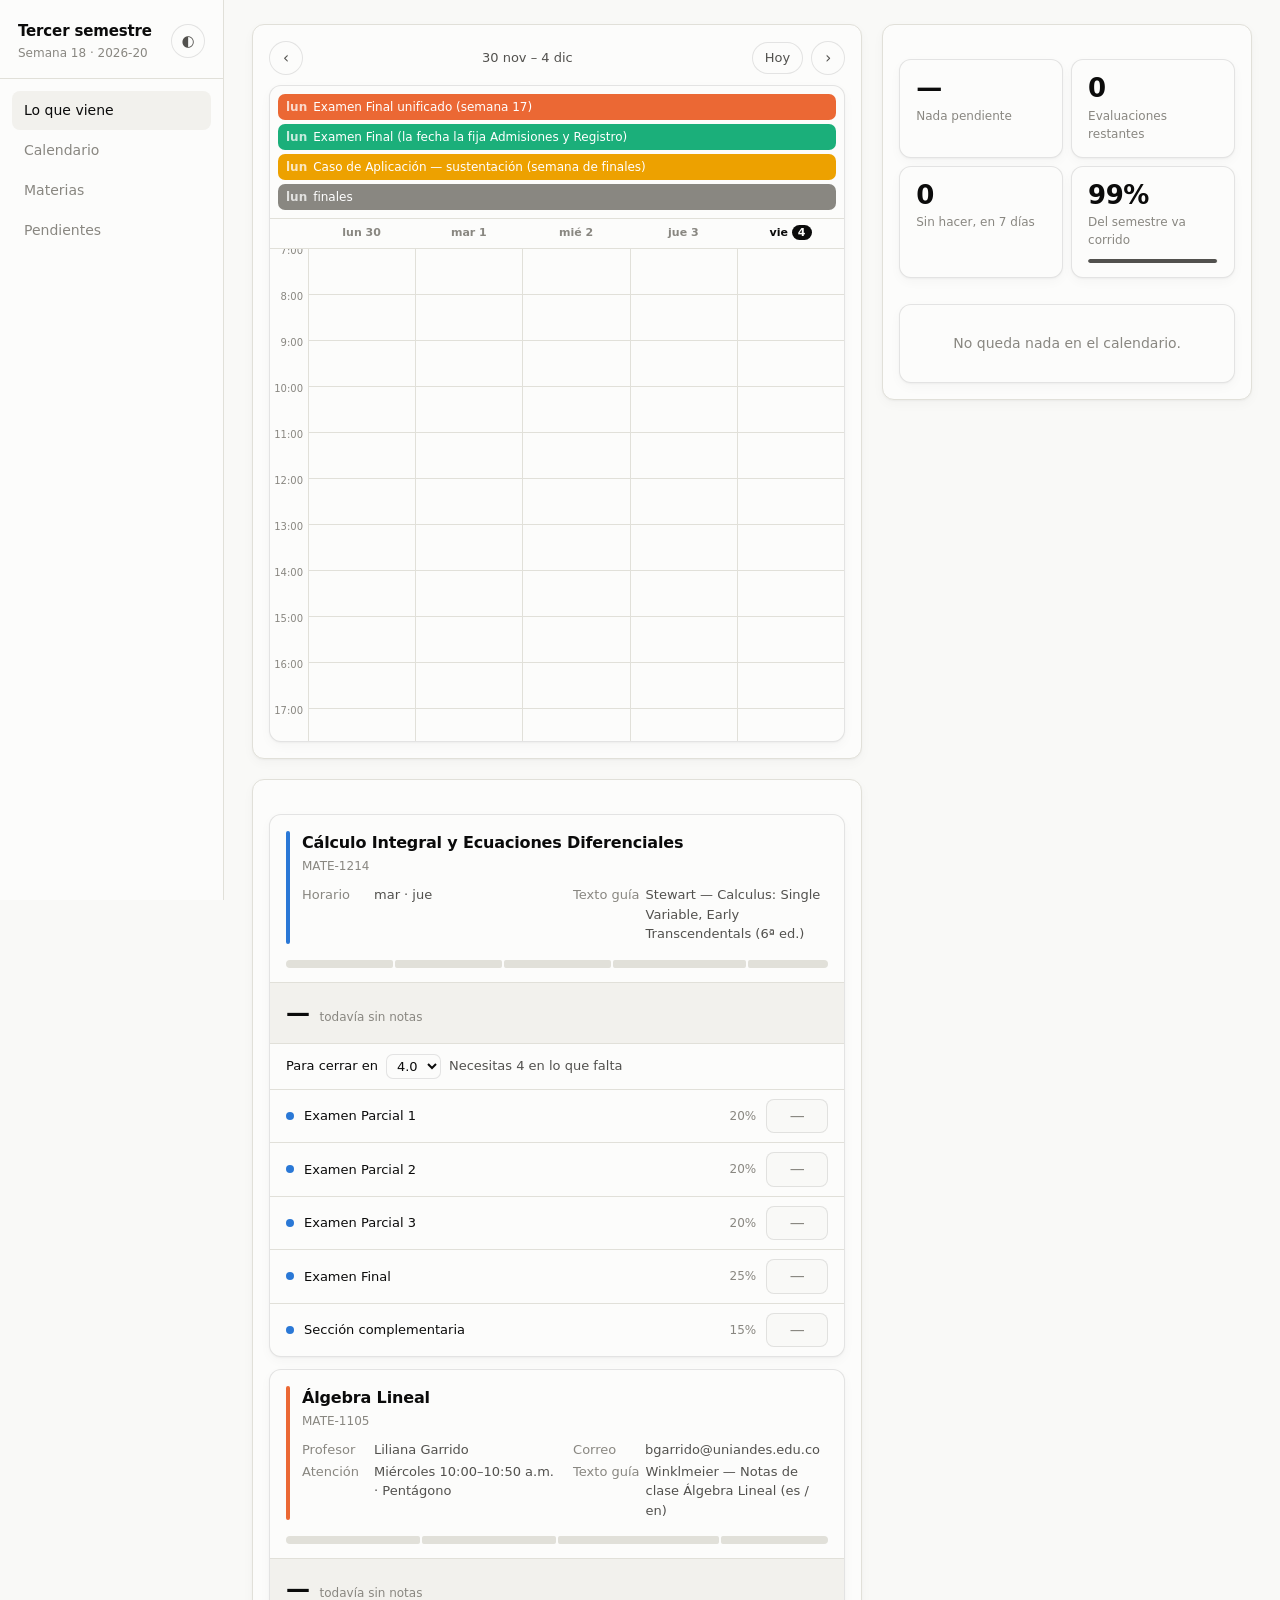
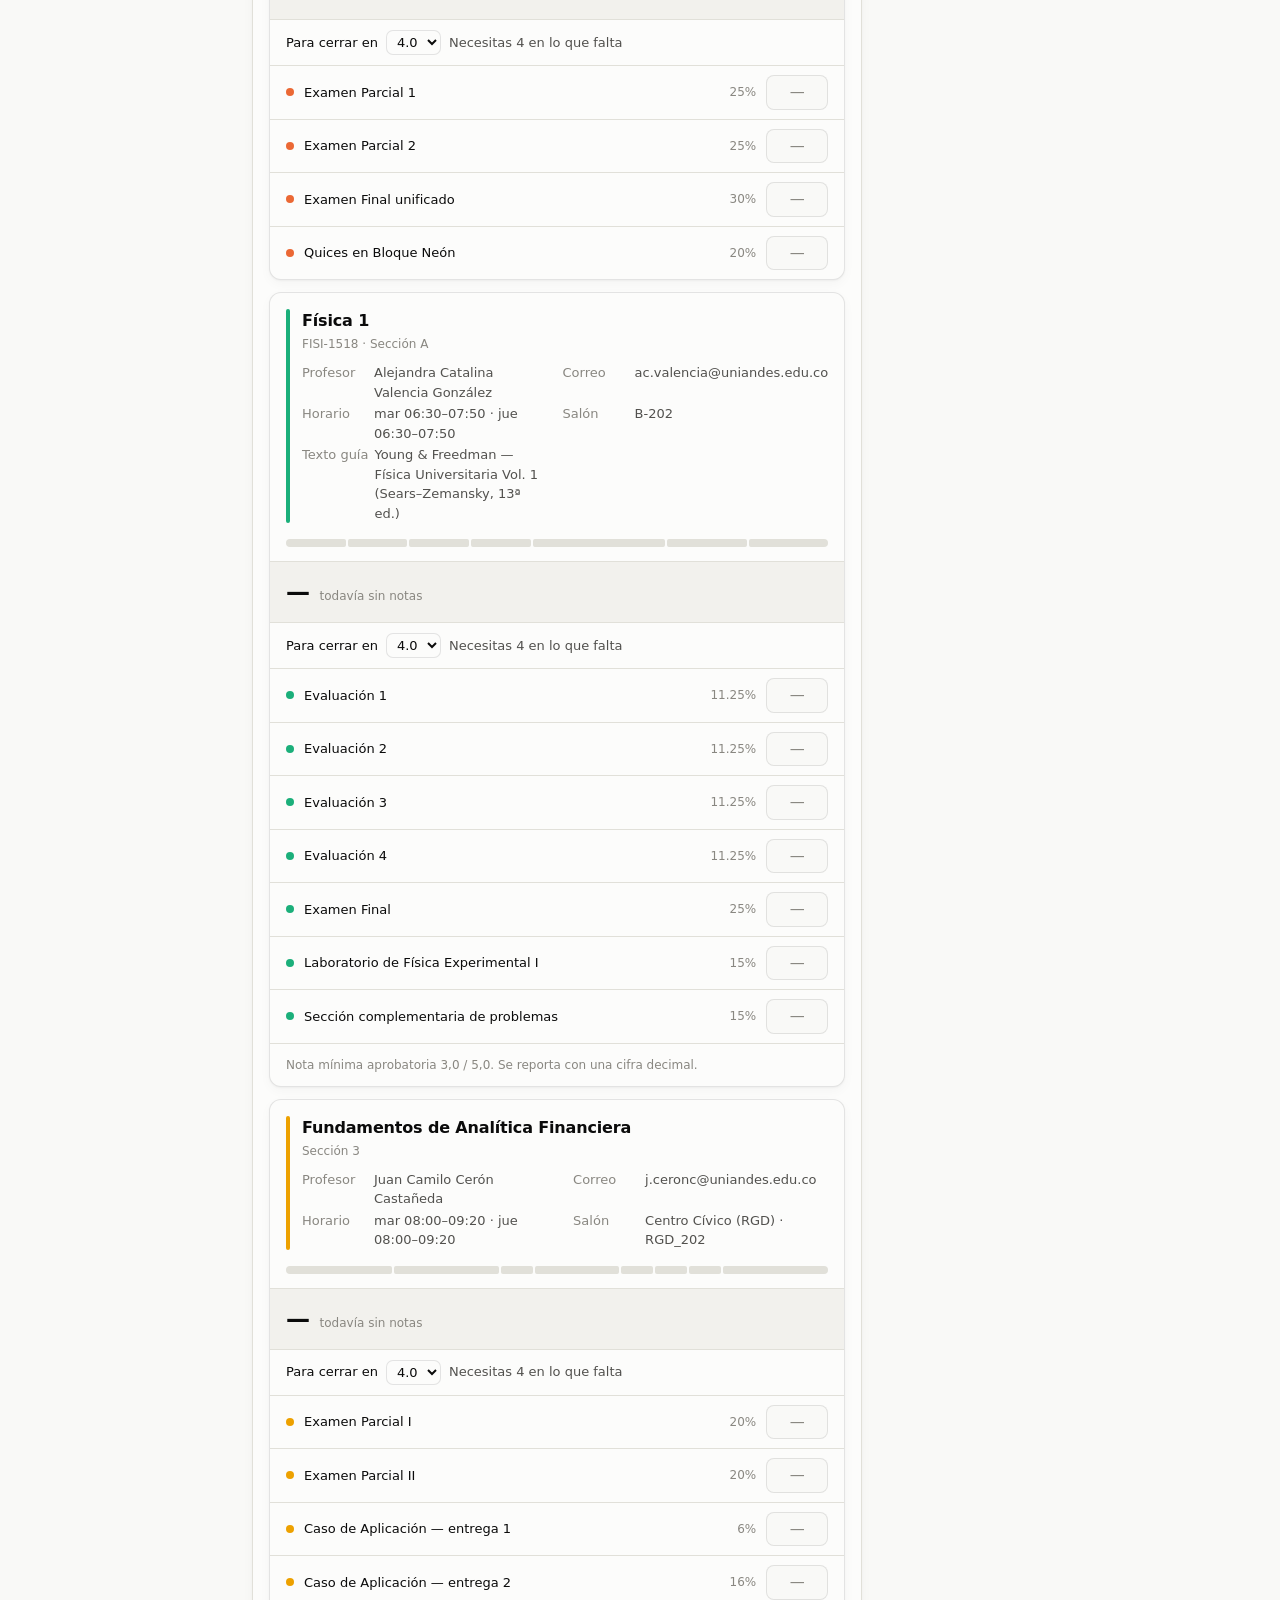
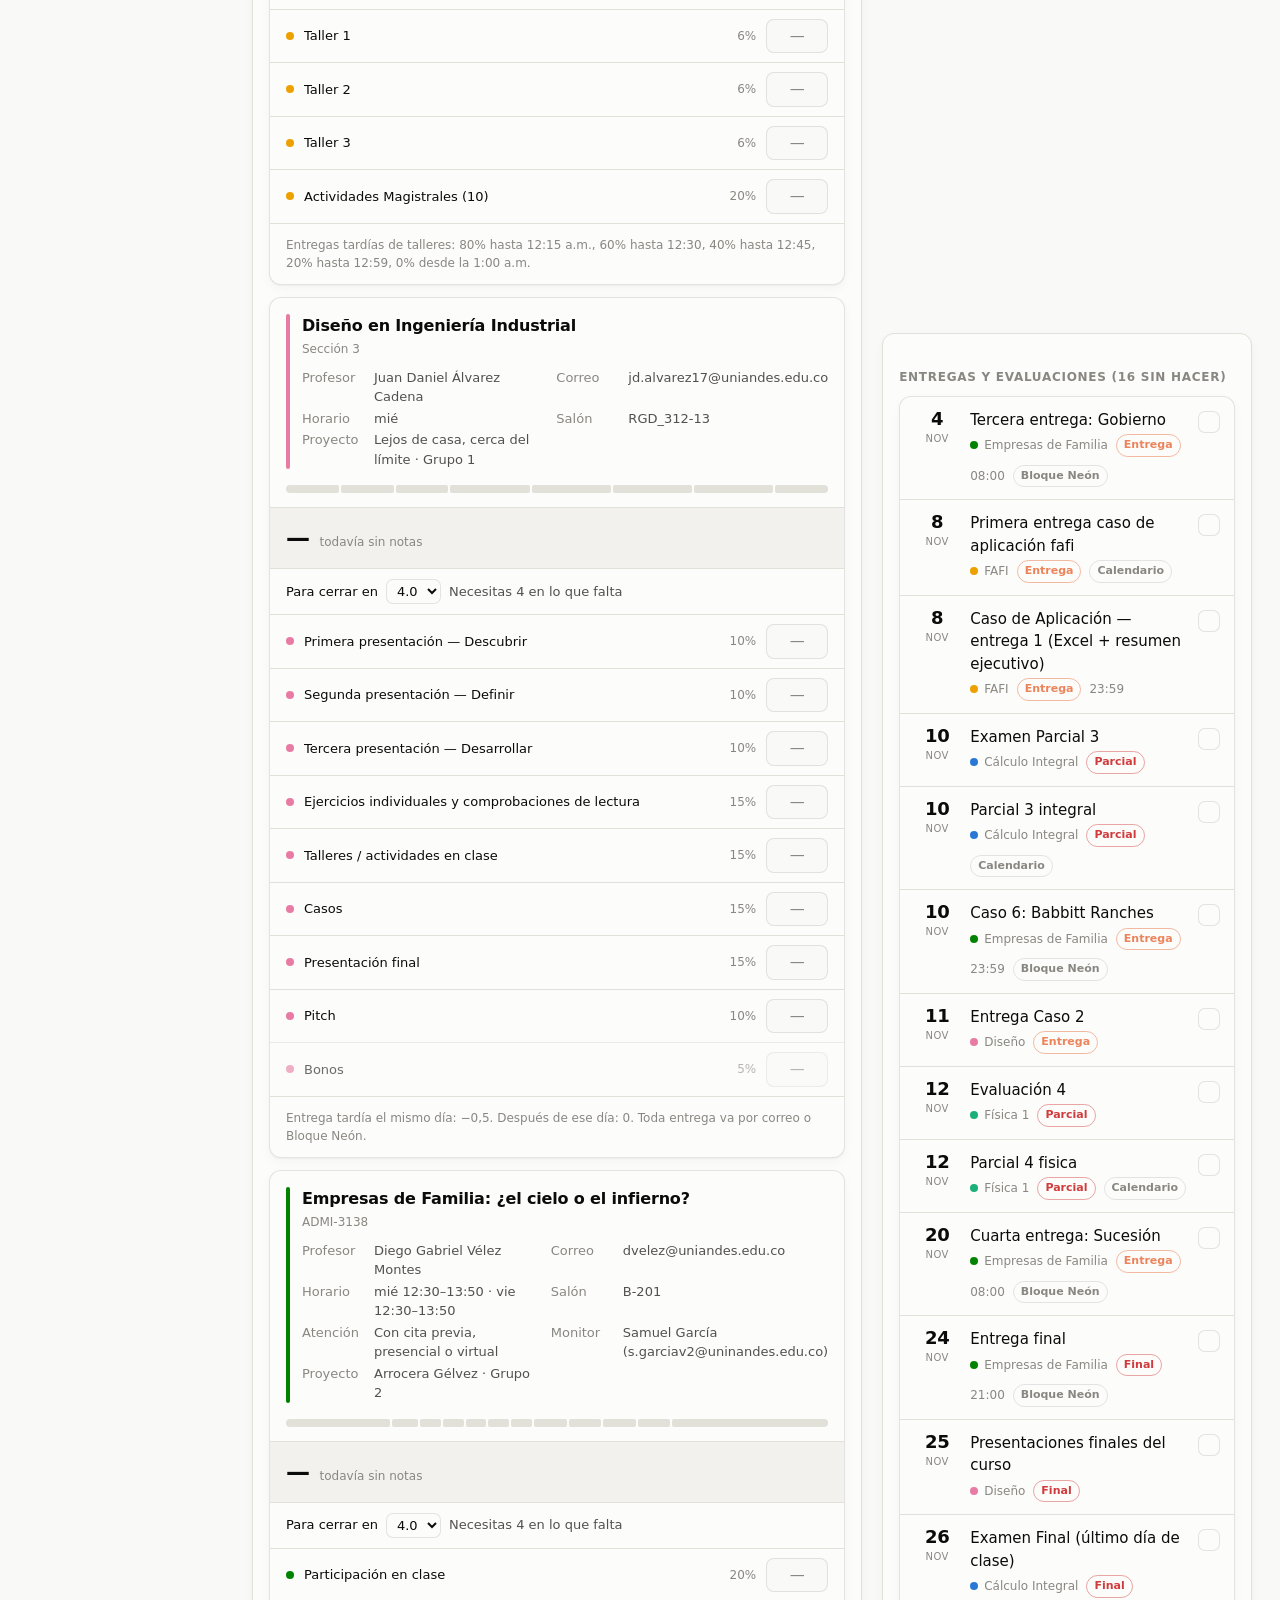
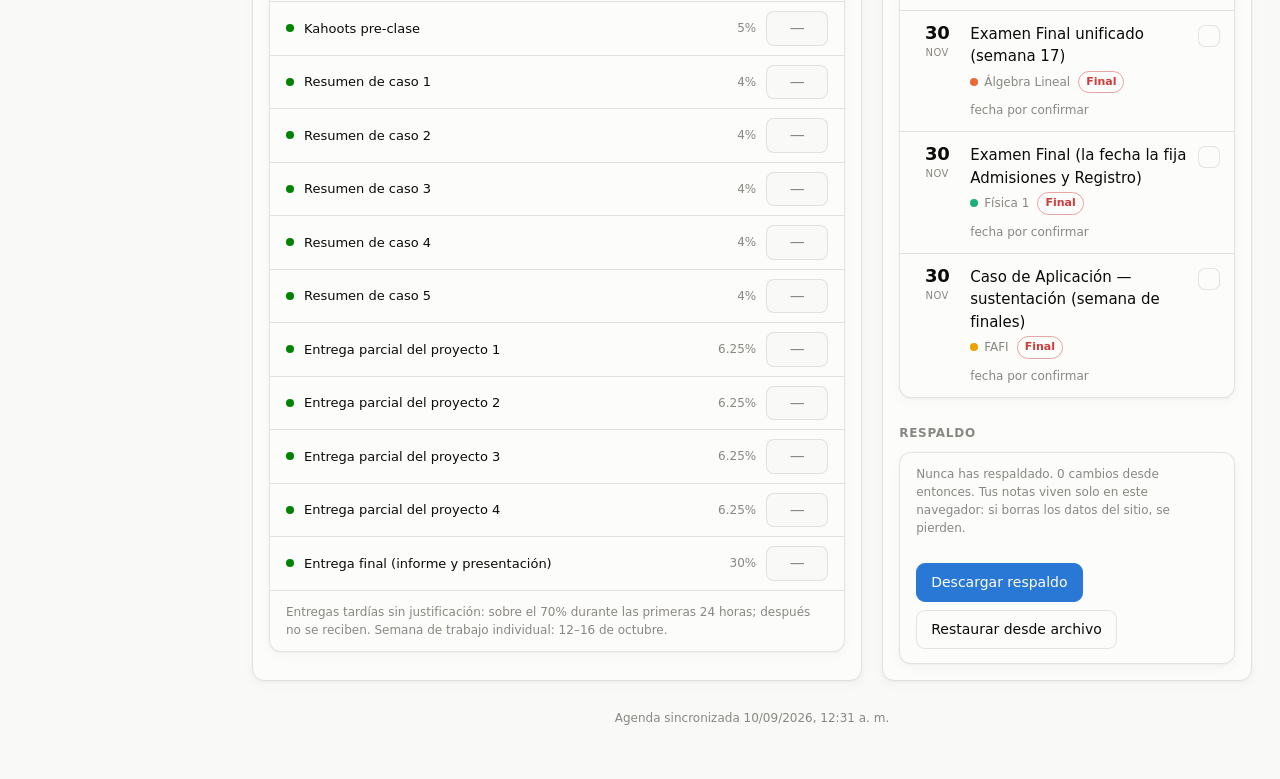
<file: index.html>
<!doctype html>
<html lang="es">
<head>
<meta charset="utf-8">
<meta name="viewport" content="width=device-width, initial-scale=1, viewport-fit=cover">
<title>Mi semestre</title>
<meta name="description" content="Materias, entregas, parciales y notas del semestre.">
<link rel="stylesheet" href="./estilos.css">
<link rel="manifest" href="./manifest.webmanifest">
<link rel="icon" href="./iconos/icono.svg" type="image/svg+xml">
<link rel="apple-touch-icon" href="./iconos/icono-180.png">
<meta name="theme-color" content="#f9f9f7" media="(prefers-color-scheme: light)">
<meta name="theme-color" content="#0d0d0d" media="(prefers-color-scheme: dark)">
<meta name="apple-mobile-web-app-capable" content="yes">
<meta name="apple-mobile-web-app-title" content="Mi semestre">
</head>
<body>

<header class="cabecera">
  <div class="cabecera-fila">
    <div class="crece">
      <h1 id="titulo">Mi semestre</h1>
      <div class="sub" id="subtitulo">Cargando…</div>
    </div>
    <button class="boton-icono" id="btn-tema" title="Cambiar tema" aria-label="Cambiar tema">◐</button>
  </div>
  <nav class="pestanas" role="tablist">
    <button class="pestana" role="tab" data-vista="hoy" aria-selected="true">Lo que viene</button>
    <button class="pestana" role="tab" data-vista="calendario" aria-selected="false">Calendario</button>
    <button class="pestana" role="tab" data-vista="materias" aria-selected="false">Materias</button>
    <button class="pestana" role="tab" data-vista="pendientes" aria-selected="false">Pendientes</button>
  </nav>
</header>

<main class="envoltura">
  <section id="vista-hoy"></section>
  <section id="vista-calendario" hidden></section>
  <section id="vista-materias" hidden></section>
  <section id="vista-pendientes" hidden></section>
  <p class="pie-sync" id="pie"></p>
</main>

<input type="file" id="archivo-respaldo" accept="application/json,.json" hidden>
<script type="module" src="./app.js"></script>
</body>
</html>
</file>
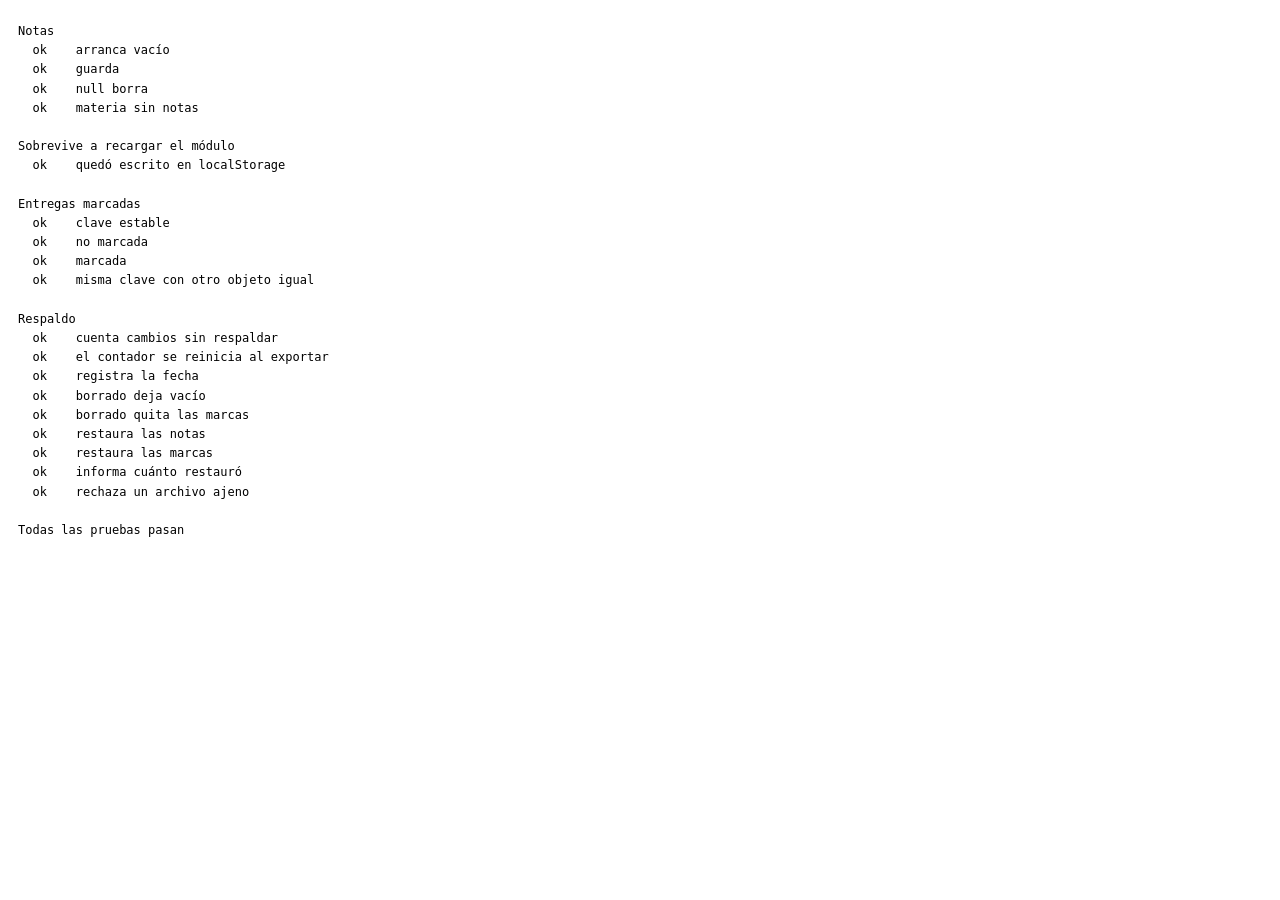
<file: pruebas/almacenamiento.html>
<!doctype html><meta charset=utf-8><title>Pruebas de almacenamiento</title>
<pre id=o style="font:12px/1.6 monospace;padding:10px;white-space:pre-wrap"></pre>
<script type="module">
import * as a from "../almacenamiento.js";
let fallos=0;
const ok=(n,g,e)=>{const A=JSON.stringify(g),B=JSON.stringify(e);
  if(A===B){o.textContent+=`  ok    ${n}\n`;}else{fallos++;o.textContent+=`  FALLA ${n}\n        obtuvo ${A}\n        esperaba ${B}\n`;}};

a.borrarTodo();
o.textContent += "Notas\n";
ok("arranca vacío", a.notasDe("fisica"), {});
a.guardarNota("fisica","Evaluación 1",4.2);
a.guardarNota("fisica","Evaluación 2",3.8);
ok("guarda", a.notasDe("fisica"), {"Evaluación 1":4.2,"Evaluación 2":3.8});
a.guardarNota("fisica","Evaluación 1",null);
ok("null borra", a.notasDe("fisica"), {"Evaluación 2":3.8});
ok("materia sin notas", a.notasDe("nada"), {});

o.textContent += "\nSobrevive a recargar el módulo\n";
const crudo = localStorage.getItem("mi-semestre:v1");
ok("quedó escrito en localStorage", JSON.parse(crudo).notas.fisica, {"Evaluación 2":3.8});

o.textContent += "\nEntregas marcadas\n";
const clave = a.claveEvento({fuente:"syllabus",materiaId:"fafi",fecha:"2026-09-20",titulo:"Entrega Taller 2"});
ok("clave estable", clave, "syllabus|fafi|2026-09-20|Entrega Taller 2");
ok("no marcada", a.estaHecha(clave), false);
a.marcar(clave,true);
ok("marcada", a.estaHecha(clave), true);
// La clave no debe depender del orden de las fuentes ni del índice en la lista.
ok("misma clave con otro objeto igual",
   a.claveEvento({fuente:"syllabus",materiaId:"fafi",fecha:"2026-09-20",titulo:"Entrega  Taller 2"}), clave);

o.textContent += "\nRespaldo\n";
const antes = a.respaldoPendiente();
ok("cuenta cambios sin respaldar", antes > 0, true);
const copia = a.exportar();
ok("el contador se reinicia al exportar", a.respaldoPendiente(), 0);
ok("registra la fecha", typeof a.ultimoRespaldo(), "string");

a.borrarTodo();
ok("borrado deja vacío", a.notasDe("fisica"), {});
ok("borrado quita las marcas", a.estaHecha(clave), false);

const r = a.importar(copia);
ok("restaura las notas", a.notasDe("fisica"), {"Evaluación 2":3.8});
ok("restaura las marcas", a.estaHecha(clave), true);
ok("informa cuánto restauró", r, {notas:1, hechas:1});

let rechazo=null;
try { a.importar('{"hola":1}'); } catch(e) { rechazo = e.message; }
ok("rechaza un archivo ajeno", rechazo, "Ese archivo no es un respaldo de esta app.");

a.borrarTodo();
o.textContent += fallos ? `\n${fallos} prueba(s) fallando\n` : "\nTodas las pruebas pasan\n";
document.title = fallos ? "FALLA" : "OK";
</script>
</file>
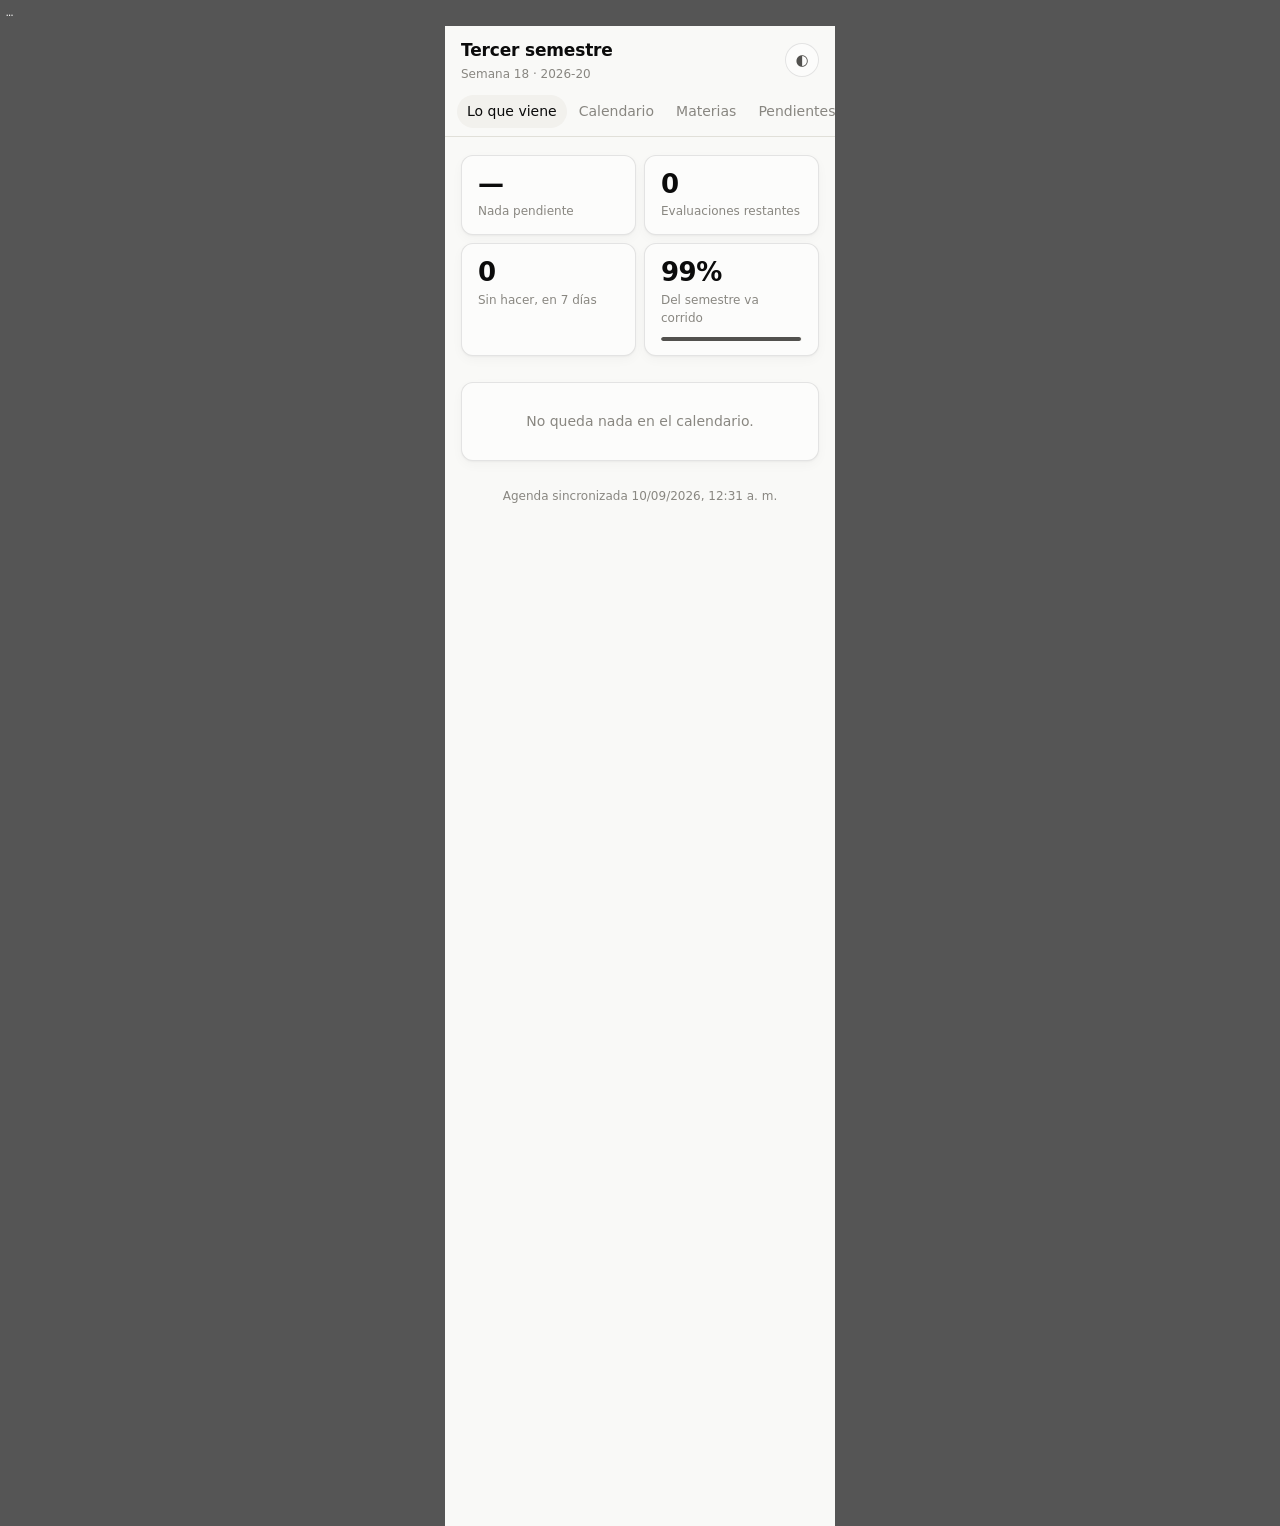
<file: pruebas/banco.html>
<!doctype html><meta charset=utf-8>
<style>html,body{margin:0;background:#555}iframe{width:390px;height:1500px;border:0;display:block;margin:0 auto}#r{font:12px monospace;color:#fff;padding:6px}</style>
<div id=r>…</div>
<script>
const q=new URLSearchParams(location.search), vista=q.get("vista"), tema=q.get("tema");
if(q.get("notas")==="demo"){
  localStorage.setItem("mi-semestre:v1", JSON.stringify({
    notas:{ fisica:{"Evaluación 1":4.2,"Evaluación 2":3.8,"Laboratorio de Física Experimental I":4.5},
            algebra:{"Quices en Bloque Neón":3.4},
            calculo:{"Examen Parcial 1":2.9} },
    hechas:{}, meta:{ultimoRespaldo:null,cambiosDesdeRespaldo:11}
  }));
} else { localStorage.removeItem("mi-semestre:v1"); }
document.write('<iframe id=f src="../index.html"></iframe>');
</script>
<script>
setTimeout(()=>{
  const d=f.contentDocument;
  if(tema) d.documentElement.dataset.tema=tema;
  if(vista) d.querySelector(`.pestana[data-vista="${vista}"]`).click();
  setTimeout(()=>{
    const W=d.documentElement.clientWidth;
    const malos=[...d.querySelectorAll("*")].filter(e=>e.getBoundingClientRect().right>W+1)
      .slice(0,8).map(e=>`${e.tagName}.${e.className||"-"}`);
    r.textContent=`vista=${vista||"hoy"} tema=${tema||"auto"} viewport=${W} docScroll=${d.documentElement.scrollWidth} | `
      +(malos.join(" · ")||"sin desbordamiento");
  },400);
},2500);
</script>
</file>
<file: estilos.css>
/* ── Tokens ──────────────────────────────────────────────────────────────
   Los 6 colores de materia salen de una paleta validada contra daltonismo
   (protanopia, deuteranopia, tritanopia) en los dos modos. No cambiarlos sin
   volver a validar: el orden es parte de la seguridad, no decoración.        */
:root {
  color-scheme: light;
  --plano: #f9f9f7;
  --superficie: #fcfcfb;
  --superficie-2: #f2f1ed;
  --tinta: #0b0b0b;
  --tinta-2: #52514e;
  --tinta-3: #898781;
  --linea: #e1e0d9;
  --borde: rgba(11, 11, 11, 0.1);
  --bien: #0ca30c;
  --aviso: #fab219;
  --serio: #ec835a;
  --critico: #d03b3b;

  --m1: #2a78d6;
  --m2: #eb6834;
  --m3: #1baf7a;
  --m4: #eda100;
  --m5: #e87ba4;
  --m6: #008300;

  --r: 12px;
  --sombra: 0 1px 2px rgba(11, 11, 11, .04), 0 4px 12px rgba(11, 11, 11, .03);
  --hora-alto: 46px;
}

@media (prefers-color-scheme: dark) {
  :root:not([data-tema="claro"]) {
    color-scheme: dark;
    --plano: #0d0d0d; --superficie: #1a1a19; --superficie-2: #232322;
    --tinta: #fff; --tinta-2: #c3c2b7; --tinta-3: #898781;
    --linea: #2c2c2a; --borde: rgba(255,255,255,.1);
    --m1: #3987e5; --m2: #d95926; --m3: #199e70;
    --m4: #c98500; --m5: #d55181; --m6: #008300;
    --sombra: none;
  }
}
:root[data-tema="oscuro"] {
  color-scheme: dark;
  --plano: #0d0d0d; --superficie: #1a1a19; --superficie-2: #232322;
  --tinta: #fff; --tinta-2: #c3c2b7; --tinta-3: #898781;
  --linea: #2c2c2a; --borde: rgba(255,255,255,.1);
  --m1: #3987e5; --m2: #d95926; --m3: #199e70;
  --m4: #c98500; --m5: #d55181; --m6: #008300;
  --sombra: none;
}

* { box-sizing: border-box; }
body {
  margin: 0; background: var(--plano); color: var(--tinta);
  font: 15px/1.5 system-ui, -apple-system, "Segoe UI", sans-serif;
  -webkit-font-smoothing: antialiased;
  padding-bottom: calc(24px + env(safe-area-inset-bottom));
  overscroll-behavior-y: contain;
}
h1,h2,h3,h4 { margin: 0; font-weight: 600; letter-spacing: -.01em; }
button { font: inherit; }
.envoltura { max-width: 900px; margin: 0 auto; padding: 0 16px; }

/* ── Cabecera ─────────────────────────────────────────────────────────── */
.cabecera {
  position: sticky; top: 0; z-index: 20;
  background: color-mix(in srgb, var(--plano) 88%, transparent);
  backdrop-filter: saturate(180%) blur(12px);
  border-bottom: 1px solid var(--linea);
  padding-top: env(safe-area-inset-top);
}
.cabecera-fila {
  max-width: 900px; margin: 0 auto; display: flex; align-items: center;
  gap: 10px; padding: 12px 16px;
}
.cabecera h1 { font-size: 17px; }
.cabecera .sub { color: var(--tinta-3); font-size: 12px; margin-top: 1px; }
.crece { flex: 1; min-width: 0; }

.boton-icono {
  appearance: none; border: 1px solid var(--borde); background: var(--superficie);
  color: var(--tinta-2); border-radius: 999px; width: 34px; height: 34px;
  display: grid; place-items: center; cursor: pointer; font-size: 15px; flex: none;
}
.boton-icono:active { background: var(--superficie-2); }

.pestanas {
  display: flex; gap: 2px; padding: 0 12px 8px; max-width: 900px;
  margin: 0 auto; overflow-x: auto; scrollbar-width: none;
}
.pestanas::-webkit-scrollbar { display: none; }
.pestana {
  appearance: none; border: 0; background: transparent; cursor: pointer;
  color: var(--tinta-3); font-size: 14px; font-weight: 500;
  padding: 6px 10px; border-radius: 999px; white-space: nowrap;
}
.pestana[aria-selected="true"] { background: var(--superficie-2); color: var(--tinta); }

/* ── Piezas ───────────────────────────────────────────────────────────── */
.tarjeta {
  background: var(--superficie); border: 1px solid var(--borde);
  border-radius: var(--r); box-shadow: var(--sombra); overflow: hidden;
}
.seccion { margin-top: 26px; }
.seccion > h2 {
  font-size: 12px; text-transform: uppercase; letter-spacing: .06em;
  color: var(--tinta-3); margin-bottom: 10px; font-weight: 600;
}
.punto { width: 8px; height: 8px; border-radius: 99px; flex: none; display: inline-block; }
.vacio { padding: 28px 16px; text-align: center; color: var(--tinta-3); font-size: 14px; }

.insignia {
  font-size: 11px; font-weight: 600; padding: 2px 7px; border-radius: 999px;
  border: 1px solid var(--borde); color: var(--tinta-2); white-space: nowrap;
}
.insignia.parcial, .insignia.final { border-color: color-mix(in srgb, var(--critico) 45%, transparent); color: var(--critico); }
.insignia.entrega, .insignia.presentacion { border-color: color-mix(in srgb, var(--serio) 55%, transparent); color: var(--serio); }
.insignia.fuente { color: var(--tinta-3); }

/* ── Indicadores ──────────────────────────────────────────────────────── */
.indicadores {
  display: grid; gap: 8px; margin-top: 18px;
  grid-template-columns: repeat(auto-fit, minmax(150px, 1fr));
}
.indicador { padding: 14px 16px; }
.indicador .valor { font-size: 26px; font-weight: 650; letter-spacing: -.02em; line-height: 1.1; }
.indicador .etiqueta { font-size: 12px; color: var(--tinta-3); margin-top: 4px; }
.indicador .pie { font-size: 12px; color: var(--tinta-2); margin-top: 6px; }
.riel { height: 4px; background: var(--superficie-2); border-radius: 99px; margin-top: 10px; overflow: hidden; }
.riel > i { display: block; height: 100%; background: var(--tinta-2); border-radius: 99px; }

/* ── Eventos ──────────────────────────────────────────────────────────── */
.grupo-fecha {
  font-size: 12px; font-weight: 600; color: var(--tinta-3);
  text-transform: uppercase; letter-spacing: .06em; margin: 18px 0 8px;
}
.evento { display: flex; gap: 10px; align-items: flex-start; padding: 12px 14px; border-bottom: 1px solid var(--linea); }
.evento:last-child { border-bottom: 0; }
.evento .cuando { flex: none; width: 46px; text-align: center; padding-top: 1px; }
.evento .dia { font-size: 18px; font-weight: 650; line-height: 1; letter-spacing: -.02em; }
.evento .mes { font-size: 10px; color: var(--tinta-3); text-transform: uppercase; letter-spacing: .05em; margin-top: 3px; }
.evento .cuerpo { flex: 1; min-width: 0; }
.evento .titulo { font-weight: 500; }
.evento .meta { font-size: 12px; color: var(--tinta-3); margin-top: 3px; display: flex; flex-wrap: wrap; gap: 8px; align-items: center; }
.evento.urgente { background: color-mix(in srgb, var(--critico) 6%, transparent); }
.evento.listo .titulo { text-decoration: line-through; color: var(--tinta-3); }
.chip-materia { display: inline-flex; align-items: center; gap: 6px; }

/* Casilla de "hecho" */
.casilla {
  appearance: none; margin: 2px 0 0; flex: none; width: 22px; height: 22px;
  border: 1.5px solid var(--borde); border-radius: 7px; background: var(--superficie);
  cursor: pointer; display: grid; place-items: center;
}
.casilla:checked { background: var(--bien); border-color: var(--bien); }
.casilla:checked::after { content: "✓"; color: #fff; font-size: 13px; font-weight: 700; line-height: 1; }

/* ── Calendario ───────────────────────────────────────────────────────── */
.cal-barra { display: flex; align-items: center; gap: 8px; margin: 18px 0 10px; }
.cal-barra .rango { flex: 1; font-size: 13px; color: var(--tinta-2); font-weight: 500; text-align: center; }
.cal-hoy {
  appearance: none; border: 1px solid var(--borde); background: var(--superficie);
  color: var(--tinta-2); border-radius: 999px; padding: 5px 12px; font-size: 13px; cursor: pointer;
}
.cal-todo-el-dia { display: grid; gap: 4px; padding: 8px; border-bottom: 1px solid var(--linea); }
.cal-chip {
  font-size: 12px; padding: 4px 8px; border-radius: 7px; color: #fff;
  background: var(--color-materia, var(--tinta-3)); display: flex; gap: 6px;
}
.cal-chip .dia-corto { opacity: .75; font-weight: 600; }

.cal-rejilla { display: grid; grid-template-columns: 38px repeat(var(--dias), 1fr); position: relative; }
.cal-encabezado { display: contents; }
.cal-encabezado > div {
  position: sticky; top: 0; z-index: 2; padding: 6px 2px; text-align: center;
  font-size: 11px; font-weight: 600; color: var(--tinta-3);
  background: var(--superficie); border-bottom: 1px solid var(--linea);
}
.cal-encabezado > div.es-hoy { color: var(--tinta); }
.cal-encabezado > div.es-hoy b { background: var(--tinta); color: var(--superficie); border-radius: 99px; padding: 1px 6px; }
.cal-horas { grid-column: 1; display: grid; }
.cal-horas > div {
  height: var(--hora-alto); font-size: 10px; color: var(--tinta-3);
  text-align: right; padding-right: 5px; transform: translateY(-6px);
}
.cal-columna { position: relative; border-left: 1px solid var(--linea); }
.cal-columna .linea-hora { height: var(--hora-alto); border-bottom: 1px solid var(--linea); }
.cal-bloque {
  position: absolute; left: 2px; right: 2px; border-radius: 7px; overflow: hidden;
  padding: 3px 4px; font-size: 10px; line-height: 1.2; color: #fff;
  overflow-wrap: anywhere;
  background: var(--color-materia, var(--tinta-3)); border: 1px solid rgba(255,255,255,.25);
}
.cal-bloque b { font-weight: 600; display: block; }
.cal-bloque span { opacity: .85; }
.cal-ahora { position: absolute; left: 0; right: 0; height: 2px; background: var(--critico); z-index: 3; }
.cal-ahora::before {
  content: ""; position: absolute; left: -3px; top: -3px;
  width: 8px; height: 8px; border-radius: 99px; background: var(--critico);
}

/* ── Materias y notas ─────────────────────────────────────────────────── */
.materia { margin-bottom: 12px; }
.materia-cabeza { display: flex; gap: 12px; padding: 16px; align-items: flex-start; }
.materia-cabeza .barra { width: 4px; align-self: stretch; border-radius: 99px; flex: none; }
.materia-cabeza h3 { font-size: 16px; }
.materia-cabeza .codigo { font-size: 12px; color: var(--tinta-3); margin-top: 2px; }
.datos { display: grid; gap: 2px 16px; margin-top: 10px; font-size: 13px; color: var(--tinta-2); }
.datos div { display: flex; gap: 6px; }
.datos b { font-weight: 500; color: var(--tinta-3); flex: none; min-width: 66px; }

.resumen-nota {
  display: flex; align-items: baseline; gap: 10px; flex-wrap: wrap;
  padding: 12px 16px; border-top: 1px solid var(--linea); background: var(--superficie-2);
}
.resumen-nota .grande { font-size: 24px; font-weight: 650; letter-spacing: -.02em; }
.resumen-nota .chico { font-size: 12px; color: var(--tinta-3); }
.resumen-nota .grande.reprobando { color: var(--critico); }

.objetivo { display: flex; align-items: center; gap: 8px; padding: 10px 16px; border-top: 1px solid var(--linea); font-size: 13px; flex-wrap: wrap; }
.objetivo select {
  font: inherit; font-size: 13px; padding: 3px 6px; border-radius: 7px;
  border: 1px solid var(--borde); background: var(--superficie); color: var(--tinta);
}
.objetivo .veredicto { color: var(--tinta-2); }
.objetivo .veredicto.imposible { color: var(--critico); font-weight: 500; }
.objetivo .veredicto.asegurado { color: var(--bien); font-weight: 500; }

.rubro { display: flex; align-items: center; gap: 10px; padding: 9px 16px; border-top: 1px solid var(--linea); }
.rubro .nombre { flex: 1; min-width: 0; font-size: 13px; }
.rubro .peso { font-size: 12px; color: var(--tinta-3); font-variant-numeric: tabular-nums; }
.rubro input {
  width: 62px; text-align: center; font: inherit; font-size: 15px; font-weight: 600;
  padding: 5px 4px; border-radius: 8px; border: 1px solid var(--borde);
  background: var(--plano); color: var(--tinta); font-variant-numeric: tabular-nums;
}
.rubro input::placeholder { color: var(--tinta-3); font-weight: 400; }
.rubro input:focus { outline: 2px solid var(--m1); outline-offset: -1px; }
.rubro input.malo { outline: 2px solid var(--critico); outline-offset: -1px; }
.rubro.bono { opacity: .6; }

.medidor { display: flex; gap: 2px; height: 8px; margin: 0 16px 14px; }
.medidor > i { display: block; height: 100%; min-width: 3px; background: var(--color-materia); border-radius: 2px; }
.medidor > i:first-child { border-radius: 4px 2px 2px 4px; }
.medidor > i:last-child { border-radius: 2px 4px 4px 2px; }
.medidor > i.sin-nota { background: var(--linea); }

.nota-curso { font-size: 12px; color: var(--tinta-3); padding: 12px 16px; border-top: 1px solid var(--linea); margin: 0; }

/* ── Respaldo ─────────────────────────────────────────────────────────── */
.acciones { display: flex; gap: 8px; flex-wrap: wrap; padding: 14px 16px; }
.boton {
  appearance: none; border: 1px solid var(--borde); background: var(--superficie);
  color: var(--tinta); border-radius: 9px; padding: 8px 14px; font-size: 14px;
  font-weight: 500; cursor: pointer;
}
.boton:active { background: var(--superficie-2); }
.boton.principal { background: var(--m1); border-color: var(--m1); color: #fff; }

.alerta {
  display: flex; gap: 10px; align-items: flex-start; padding: 12px 14px;
  border-radius: 10px; font-size: 13px; margin-bottom: 8px; color: var(--tinta-2);
  background: color-mix(in srgb, var(--aviso) 12%, var(--superficie));
  border: 1px solid color-mix(in srgb, var(--aviso) 40%, transparent);
}
.alerta b { color: var(--tinta); font-weight: 600; }
.alerta.grave { background: color-mix(in srgb, var(--critico) 10%, var(--superficie)); border-color: color-mix(in srgb, var(--critico) 40%, transparent); }

.pie-sync { text-align: center; font-size: 12px; color: var(--tinta-3); margin-top: 26px; }
[hidden] { display: none !important; }

@media (min-width: 700px) { .datos { grid-template-columns: 1fr 1fr; } }

/* ── Panel de escritorio ──────────────────────────────────────────────────
   Debajo de 1100px no pasa nada de esto: el celular se queda como está.
   Arriba, la cabecera se convierte en barra lateral y las cuatro vistas
   —que pintar() ya dibuja siempre— dejan de esconderse y se acomodan en
   rejilla. El calendario y materias van en la columna ancha; lo que viene y
   pendientes en la angosta, que es donde se leen mejor en vertical.        */
@media (min-width: 1100px) {
  body { padding-bottom: 0; }

  .cabecera {
    position: fixed; inset: 0 auto 0 0; width: 224px; z-index: 30;
    border-bottom: 0; border-right: 1px solid var(--linea);
    background: var(--superficie);
    backdrop-filter: none;
    display: flex; flex-direction: column; padding: 0;
  }
  .cabecera-fila {
    max-width: none; margin: 0; padding: 20px 18px 16px;
    border-bottom: 1px solid var(--linea);
  }
  .cabecera h1 { font-size: 15px; }

  .pestanas {
    flex-direction: column; gap: 1px; max-width: none; margin: 0;
    padding: 12px 12px; overflow: visible;
  }
  .pestana {
    text-align: left; padding: 9px 12px; border-radius: 8px; width: 100%;
  }
  .pestana[aria-selected="true"] { background: var(--superficie-2); }

  main.envoltura {
    max-width: none; margin: 0 0 0 224px; padding: 24px 28px 40px;
    display: grid; gap: 20px; align-items: start;
    grid-template-columns: minmax(0, 1.65fr) minmax(320px, 1fr);
    grid-template-areas:
      "calendario alviene"
      "materias   alviene"
      "materias   pendientes"
      "pie        pie";
  }

  #vista-calendario  { grid-area: calendario; }
  #vista-materias    { grid-area: materias; }
  #vista-hoy         { grid-area: alviene; }
  #vista-pendientes  { grid-area: pendientes; }
  .pie-sync          { grid-area: pie; margin-top: 8px; }

  /* Cada vista pasa a ser una tarjeta del panel. */
  main.envoltura > section {
    background: var(--superficie); border: 1px solid var(--linea);
    border-radius: var(--r); padding: 16px; box-shadow: var(--sombra);
    min-width: 0;
  }

  /* Con el panel ancho caben más materias por fila. */
  .tarjetas { grid-template-columns: repeat(auto-fit, minmax(210px, 1fr)); }

  /* El calendario se estira hasta el último evento del día, y una entrega de
     Bloque Neón a las 23:59 lo alarga hasta medianoche con la cuadrícula
     vacía. En el panel se le pone techo y scroll propio; si no, Materias
     queda enterrada muy por debajo del borde de la pantalla. */
  #vista-calendario .cal-rejilla { max-height: 58vh; overflow-y: auto; }
  #vista-calendario .cal-barra { margin-top: 0; }
  /* Los días se quedan pegados arriba mientras el resto rueda. */
  #vista-calendario .cal-encabezado > div {
    position: sticky; top: 0; z-index: 4; background: var(--superficie);
  }
}

/* En pantallas muy anchas el panel deja de estirarse: una línea de texto de
   200 caracteres no se lee. */
@media (min-width: 1700px) {
  main.envoltura { max-width: 1560px; }
}
</file>
